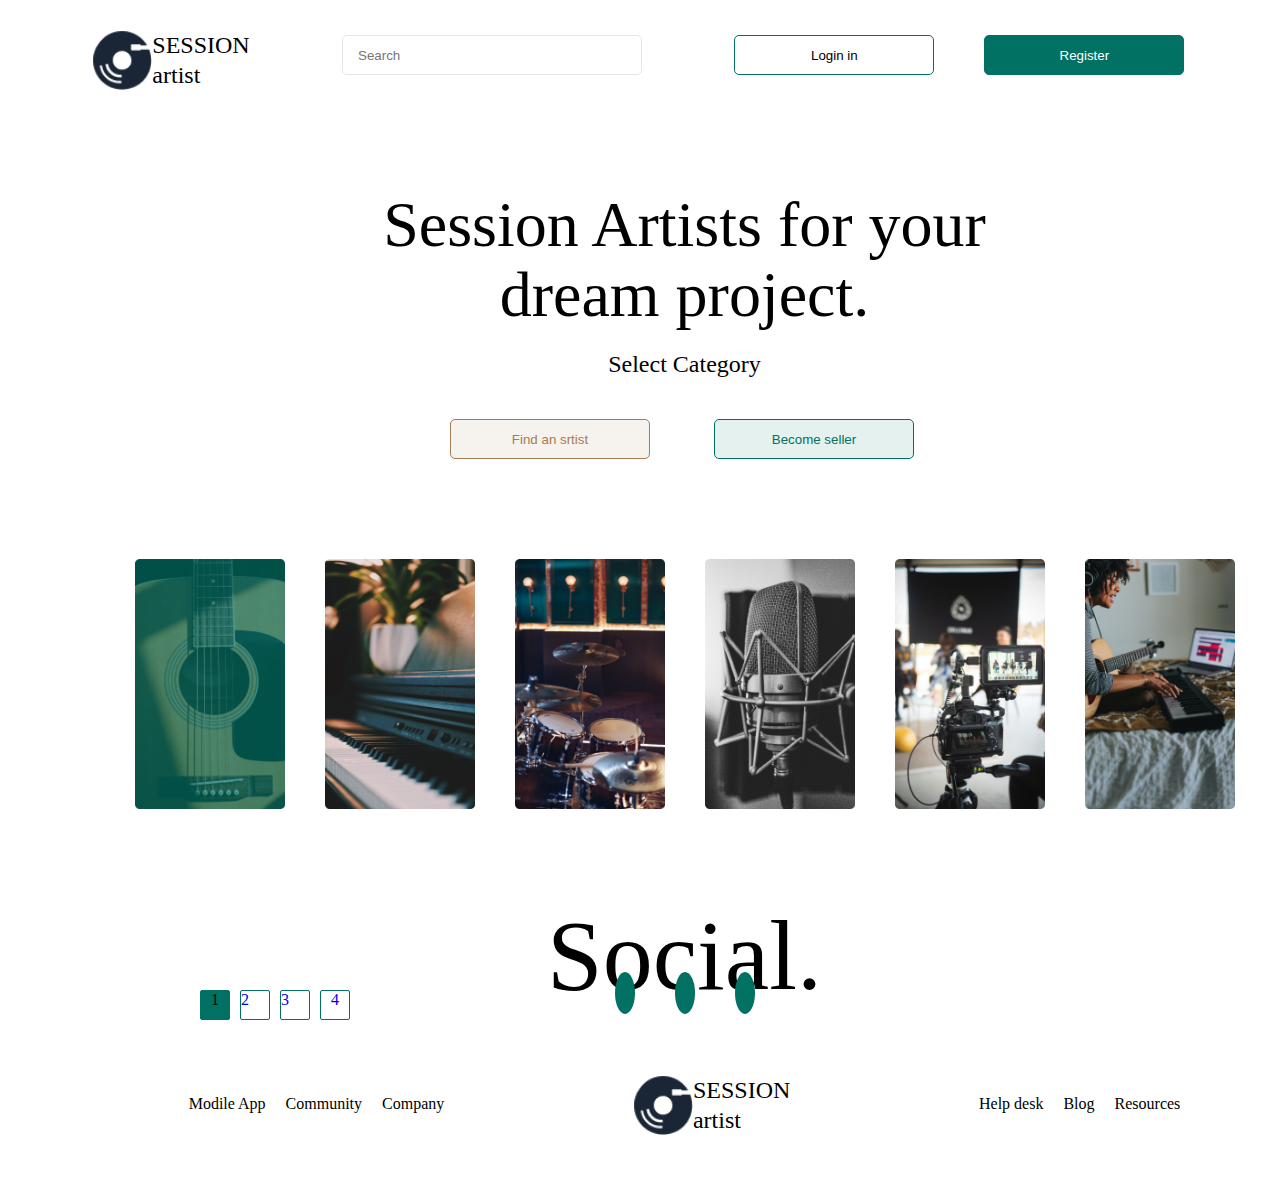
<file: figma_two/index.html>
<!DOCTYPE html>
<html lang="en">
<head>
    <meta charset="UTF-8">
    <meta http-equiv="X-UA-Compatible" content="IE=edge">
    <meta name="viewport" content="width=device-width, initial-scale=1.0">
    <title>figma</title>
    <link rel="stylesheet" href="style.css">
    <link rel="stylesheet" href="https://cdnjs.cloudflare.com/ajax/libs/font-awesome/6.1.2/css/all.min.css" integrity="sha512-1sCRPdkRXhBV2PBLUdRb4tMg1w2YPf37qatUFeS7zlBy7jJI8Lf4VHwWfZZfpXtYSLy85pkm9GaYVYMfw5BC1A==" crossorigin="anonymous" referrerpolicy="no-referrer" />
</head>
<body>
    <div class="container">
        <header>
            <span class="header_span_one">
                <i class="fa-solid fa-magnifying-glass search_i"></i>
            </span>
            <div class="div_img_header">
            <img src="./Vector.png " alt="">
            <h2>SESSION <br>
                artist</h2>
            </div>
            <input type="search" placeholder="Search" >
            <div class="media_button_none">
            <button>Login in</button>
            <button>Register</button>
            </div>
            <div class="div_span_header">
            <span class="header_span_two">🔞</span>
            </div>
        </header>
        <div class="session_artist_div">
            <h1>Session Artists for your <br>
                dream project.</h1>
                <h4>Select Category</h4>
            <div>
                <button> Find an srtist</button>
                <button> Become seller</button>
            </div>
        </div>
        <div class="img_display_div">
                <img id="img_one" src="./Rectangle 17 (1).png" alt="">
                <img id="img_two" src="./Rectangle 18.png" alt="">
                <img id="img_one" src="./Rectangle 19.png" alt="">
                <img id="img_two" src="./Rectangle 20.png" alt="">
                <img id="img_one" src="./Rectangle 21.png" alt="">
                <img id="img_two" src="./Rectangle 22.png" alt="">
        </div>
        <div class="social_div">
            <div>
            <h1 class="Social_h">Social.</h1>
            <i id="i_first" class="fa-brands fa-instagram"></i>
            <i class="fa-brands fa-facebook-f"></i>
            <i class="fa-brands fa-twitter"></i>
            </div>
            <div class="link_div">
                <div> 1</div>
                <div><a href="catalog.html"> 2</a></div>
                <div><a href="serviceprofile.html"> 3</a></div>
                <div><a href="serviceprofile.html">4</a></div>
            </div>
            <div class="footer_div">
            <ul class="ul_one">
                <li id="li_one">Modile App</li>
                <li>Community</li>
                <li>Company</li>
            </ul>
            <div class="img_div">
            <img id="img" src="./Vector.png " alt="">
            <h2 id="img_div_h">SESSION <br>
                artist</h2>
            </div>
            <ul class="ul_two">
                <li id="li_one">Help desk</li>
                <li>Blog </li>
                <li>Resources</li>
            </ul>
            </div>
        </div>
    </div>
</body>
</html>
</file>
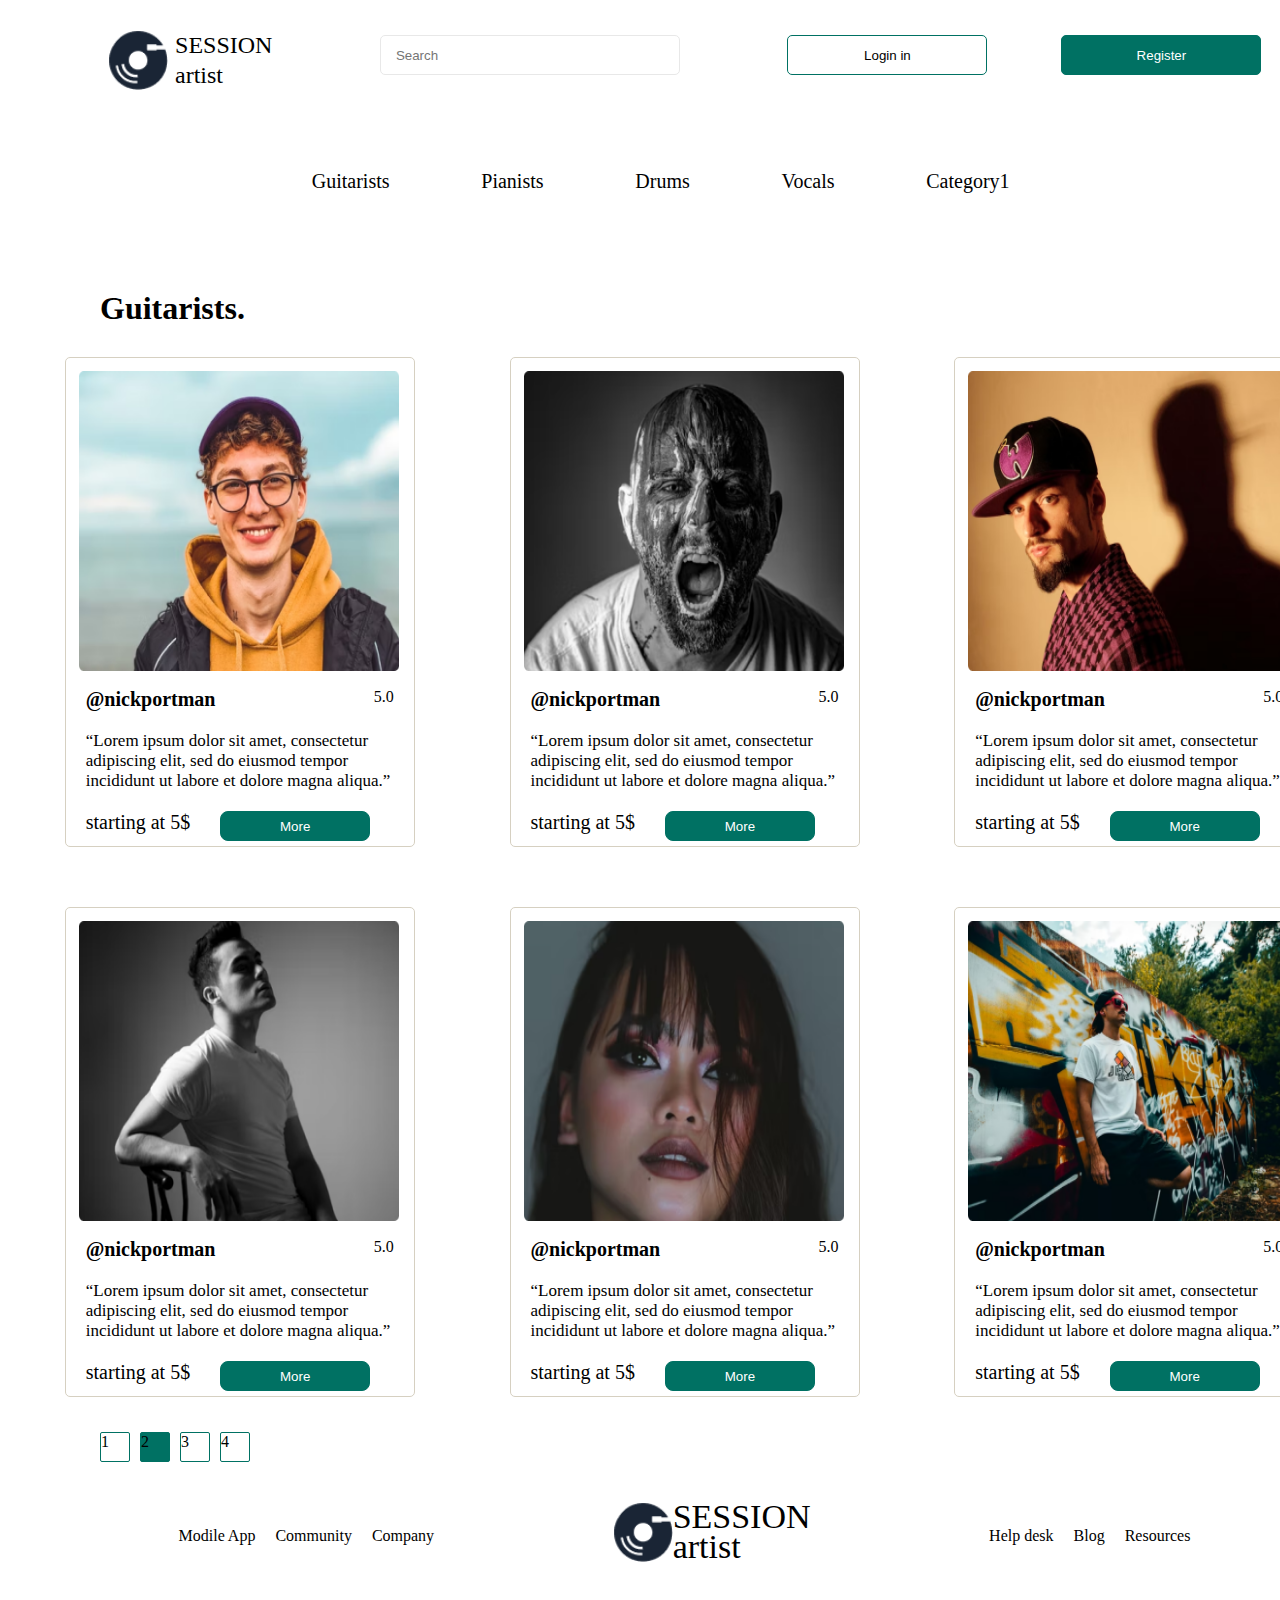
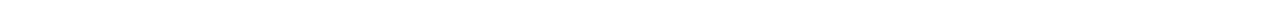
<file: figma_two/catalog.html>
<!DOCTYPE html>
<html lang="en">

<head>
    <meta charset="UTF-8">
    <meta http-equiv="X-UA-Compatible" content="IE=edge">
    <meta name="viewport" content="width=device-width, initial-scale=1.0">
    <title>Session Artist</title>
    <link rel="stylesheet" href="catalog.css">
    <link rel="stylesheet" href="https://cdnjs.cloudflare.com/ajax/libs/font-awesome/6.1.2/css/all.min.css"
        integrity="sha512-1sCRPdkRXhBV2PBLUdRb4tMg1w2YPf37qatUFeS7zlBy7jJI8Lf4VHwWfZZfpXtYSLy85pkm9GaYVYMfw5BC1A=="
        crossorigin="anonymous" referrerpolicy="no-referrer" />
</head>

<body>
    <div class="container">
        <header>
            <span>
                <i class="fa-solid fa-magnifying-glass search_i"></i>
            </span>
            <img src="./Vector.png " alt="">
            <h2>SESSION <br>
                artist</h2>
            <input type="search" placeholder="Search">
            <div class="media_btn">
            <button>Login in</button>
            <button>Register</button>
            </div>
            <span>😎</span>
        </header>
        <div class="menu_div">
            <ul>
                <li><a href="#">Guitarists</a></li>
                <li><a href="#">Pianists</a></li>
                <li><a href="#">Drums</a></li>
                <li><a href="#">Vocals</a></li>
                <li><a href="#">Category1</a></li>
            </ul>
        </div>
        <div style="margin-top: 100px;" class="Guitarists_div">
            <h1 style="margin-left: 100px;">Guitarists.</h1>
        </div>
        <div  class="cards_div_media">
                <div class="card_div card_divvvvv">
                    <img src="./Rectangle 8.png" alt="">
                    <div style="display: flex; justify-content: space-between;">
                        <h4><a href="#">@nickportman</a></h4>
                        <p class="card_div_p">5.0 <i class="fa-solid fa-star icon_card_div"></i></p>
                    </div>
                    <p class="card_div_p_two">“Lorem ipsum dolor sit amet, consectetur <br>
                        adipiscing elit, sed do eiusmod tempor <br>
                        incididunt ut labore et dolore magna aliqua.” </p>
                    <div class="card_div_btn">
                        <p>starting at 5$</p>
                        <button class="card_div_button">More</button>
                    </div>
                </div>
                <div class="card_div">
                    <img src="./Rectangle 8 (1).png" alt="">
                    <div style="display: flex; justify-content: space-between;">
                        <h4><a href="#">@nickportman</a></h4>
                        <p class="card_div_p">5.0 <i class="fa-solid fa-star icon_card_div"></i></p>
                    </div>
                    <p class="card_div_p_two">“Lorem ipsum dolor sit amet, consectetur <br>
                        adipiscing elit, sed do eiusmod tempor <br>
                        incididunt ut labore et dolore magna aliqua.” </p>
                    <div class="card_div_btn">
                        <p>starting at 5$</p>
                        <button class="card_div_button">More</button>
                    </div>
                </div>
                <div class="card_div card_divvvvv">
                    <img src="./Rectangle 8 (2).png" alt="">
                    <div style="display: flex; justify-content: space-between;">
                        <h4><a href="#">@nickportman</a></h4>
                        <p class="card_div_p">5.0 <i class="fa-solid fa-star icon_card_div"></i></p>
                    </div>
                    <p class="card_div_p_two">“Lorem ipsum dolor sit amet, consectetur <br>
                        adipiscing elit, sed do eiusmod tempor <br>
                        incididunt ut labore et dolore magna aliqua.” </p>
                    <div class="card_div_btn">
                        <p>starting at 5$</p>
                        <button class="card_div_button">More</button>
                    </div>
                </div>
                <div class="card_div">
                    <img src="./Rectangle 8 (3).png" alt="">
                    <div style="display: flex; justify-content: space-between;">
                        <h4><a href="#">@nickportman</a></h4>
                        <p class="card_div_p">5.0 <i class="fa-solid fa-star icon_card_div"></i></p>
                    </div>
                    <p class="card_div_p_two">“Lorem ipsum dolor sit amet, consectetur <br>
                        adipiscing elit, sed do eiusmod tempor <br>
                        incididunt ut labore et dolore magna aliqua.” </p>
                    <div class="card_div_btn">
                        <p>starting at 5$</p>
                        <button class="card_div_button">More</button>
                    </div>
                </div>
                <div class="card_div card_divvvvv">
                    <img src="./Rectangle 8 (4).png" alt="">
                    <div style="display: flex; justify-content: space-between;">
                        <h4><a href="#">@nickportman</a></h4>
                        <p class="card_div_p">5.0 <i class="fa-solid fa-star icon_card_div"></i></p>
                    </div>
                    <p class="card_div_p_two">“Lorem ipsum dolor sit amet, consectetur <br>
                        adipiscing elit, sed do eiusmod tempor <br>
                        incididunt ut labore et dolore magna aliqua.” </p>
                    <div class="card_div_btn">
                        <p>starting at 5$</p>
                        <button class="card_div_button">More</button>
                    </div>
                </div>
                <div class="card_div">
                    <img src="./Rectangle 8 (5).png" alt="">
                    <div style="display: flex; justify-content: space-between;">
                        <h4><a href="#">@nickportman</a></h4>
                        <p class="card_div_p">5.0 <i class="fa-solid fa-star icon_card_div"></i></p>
                    </div>
                    <p class="card_div_p_two">“Lorem ipsum dolor sit amet, consectetur <br>
                        adipiscing elit, sed do eiusmod tempor <br>
                        incididunt ut labore et dolore magna aliqua.” </p>
                    <div class="card_div_btn">
                        <p>starting at 5$</p>
                        <button class="card_div_button">More</button>
                    </div>
                </div>
        </div>
        <div class="link_div">
            <div><a href="index.html"><p>1</p></a></div>
            <div><p>2</p></div>
            <div><a href="serviceprofile.html"><p>3</p></a></div>
            <div><a href="serviceprofile.html"><p>4</p></a></div>
        </div>
        <div class="div_footer">
            <ul>
                <li>Modile App</li>
                <li>Community</li>
                <li>Company</li>
            </ul>
            <div style="display: flex;margin-top: -25px;">
                <img src="./Vector.png " alt="">
                <h2>SESSION <br>
                    artist</h2>
            </div>
            <ul>
                <li>Help desk</li>
                <li>Blog </li>
                <li>Resources</li>
            </ul>
        </div>
    </div>
</body>

</html>
</file>
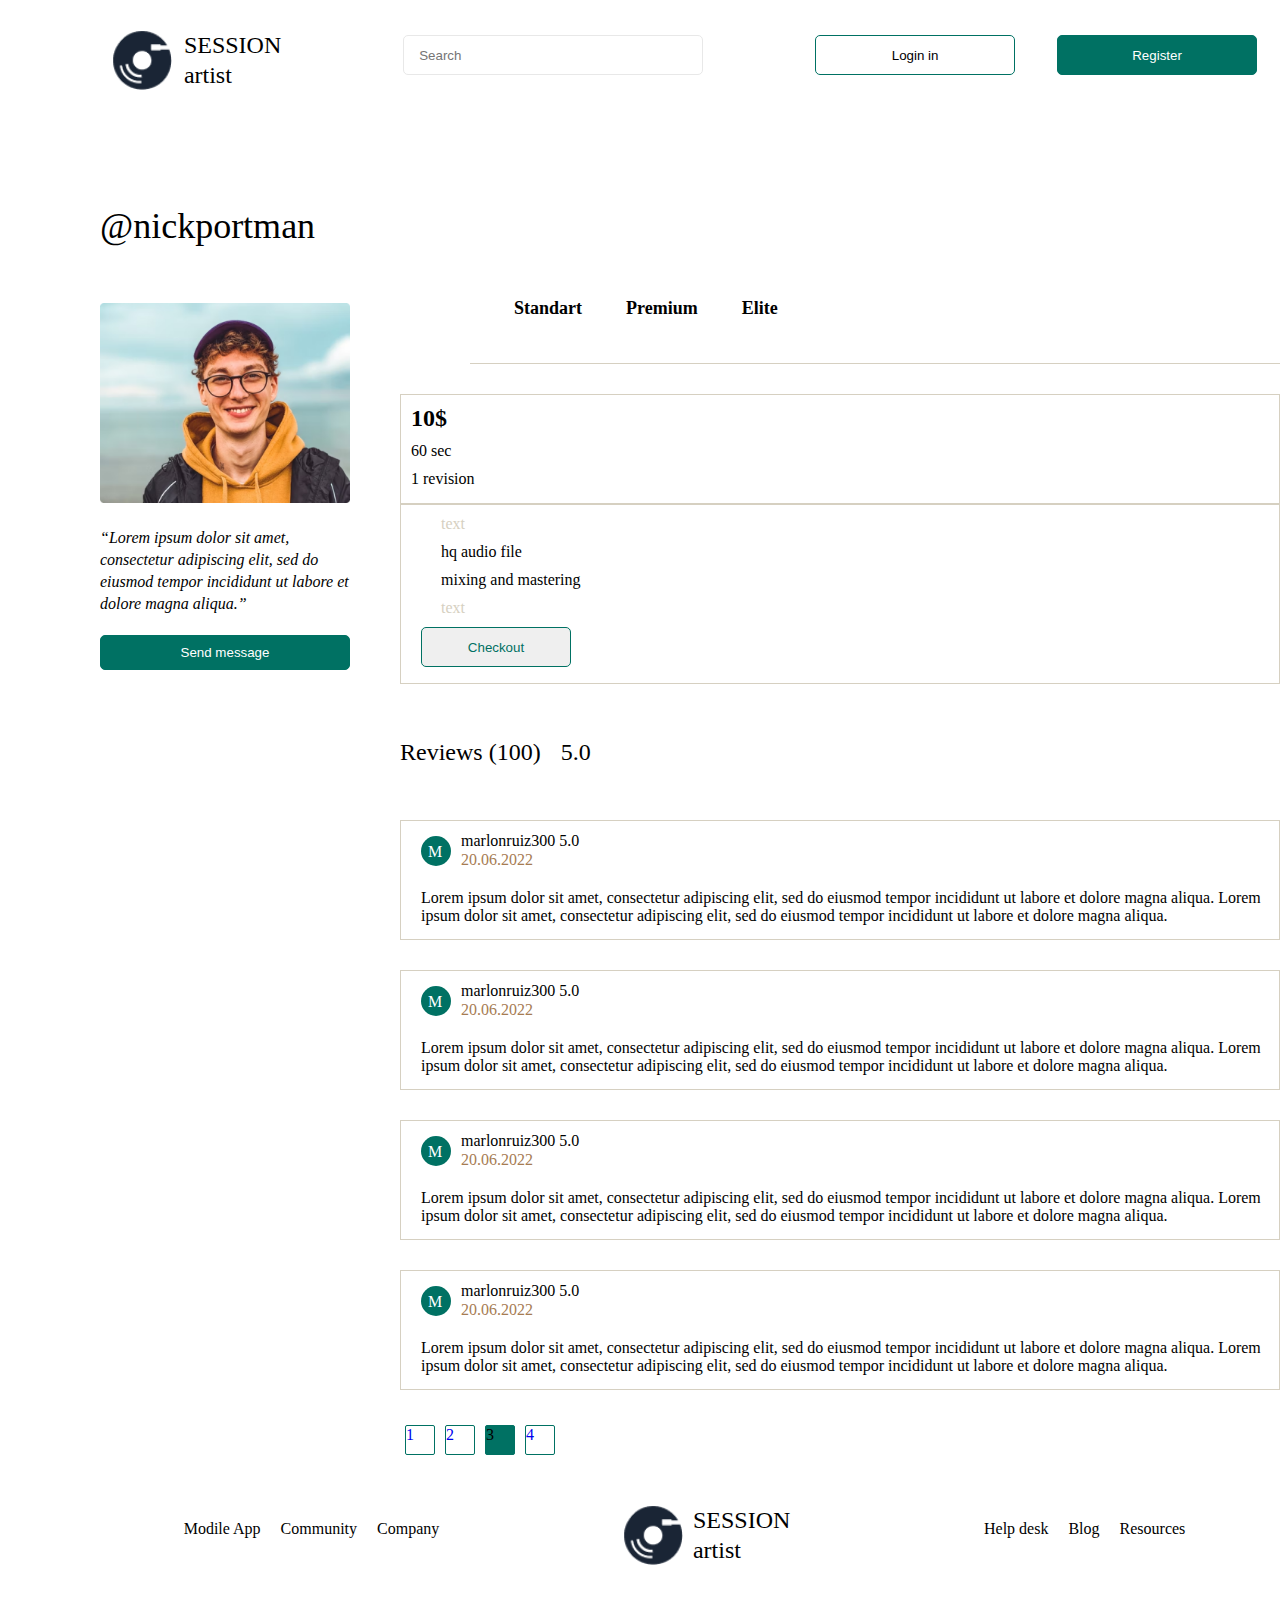
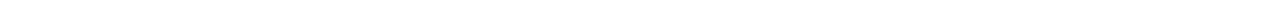
<file: figma_two/serviceprofile.html>
<!DOCTYPE html>
<html lang="en">

<head>
    <meta charset="UTF-8">
    <meta http-equiv="X-UA-Compatible" content="IE=edge">
    <meta name="viewport" content="width=device-width, initial-scale=1.0">
    <title>Document</title>
    <link rel="stylesheet" href="serviceprofile.css">
    <link rel="stylesheet" href="https://cdnjs.cloudflare.com/ajax/libs/font-awesome/6.1.2/css/all.min.css"
        integrity="sha512-1sCRPdkRXhBV2PBLUdRb4tMg1w2YPf37qatUFeS7zlBy7jJI8Lf4VHwWfZZfpXtYSLy85pkm9GaYVYMfw5BC1A=="
        crossorigin="anonymous" referrerpolicy="no-referrer" />
</head>

<body>
    <div class="container">
        <header>
            <img src="./Vector.png " alt="">
            <h2>SESSION <br>
                artist</h2>
            <input type="search" placeholder="Search">
            <button>Login in</button>
            <button>Register</button>
        </header>
        <div class="nickportman_div">
            <h1 class="nickportman_h">@nickportman</h1>
        </div>
        <div class="container_two">
            <div class="box">
                <img src="./Rectangle 8.png" alt="">
                <p>“Lorem ipsum dolor sit amet, consectetur adipiscing elit, sed do eiusmod tempor incididunt ut labore
                    et dolore magna aliqua.” </p>
                <button>Send message</button>
            </div>
            <div class="bbox">
                <div class="standart_div">
                    <h1>Standart</h1>
                    <h1>Premium</h1>
                    <h1>Elite</h1>
                </div>
                <div class="div_one">
                    <h2>10$</h2>
                    <p>60 sec</p>
                    <p>1 revision</p>
                </div>
                <div class="div_two">
                    <div class="div_text">
                        <i class="fa-solid fa-check"></i>
                        <p>text</p>
                    </div>
                    <div class="div_text_two">
                        <i class="fa-solid fa-check"></i>
                        <p>hq audio file</p>
                    </div>
                    <div class="div_text_two">
                        <i class="fa-solid fa-check"></i>
                        <p>mixing and mastering</p>
                    </div>
                    <div class="div_text">
                        <i class="fa-solid fa-check" ></i>
                        <p>text</p>
                    </div>
                    <button class="div_btn" >Checkout</button>
                </div>
                <div class="Reviews_div">
                    <h1>Reviews (100) </h1>
                    <p> 5.0</p>
                    <i class="fa-solid fa-star"></i>
                </div>
                <div>
                    <div class="content_div">
                        <div class="content_mini_div">
                            <div class="M_div" >
                                <p>M</p>
                            </div>
                            <div class="marlonruiz_div" >
                                <p>marlonruiz300 5.0<i class="fa-solid fa-star" ></i></p>
                                <p>20.06.2022</p>
                            </div>
                        </div>
                        <p class="lorem_p">Lorem ipsum dolor sit amet, consectetur adipiscing elit, sed do eiusmod tempor incididunt ut
                            labore et dolore magna aliqua. Lorem ipsum dolor sit amet, consectetur adipiscing elit, sed
                            do eiusmod tempor incididunt ut labore et dolore magna aliqua.</p>
                    </div>
                    <div class="content_div_two">
                        <div class="content_mini_div">
                            <div class="M_div">
                                <p>M</p>
                            </div>
                            <div class="marlonruiz_div">
                                <p>marlonruiz300 5.0<i class="fa-solid fa-star"></i></p>
                                <p >20.06.2022</p>
                            </div>
                        </div>
                        <p class="lorem_p">Lorem ipsum dolor sit amet, consectetur adipiscing elit, sed do eiusmod tempor incididunt ut
                            labore et dolore magna aliqua. Lorem ipsum dolor sit amet, consectetur adipiscing elit, sed
                            do eiusmod tempor incididunt ut labore et dolore magna aliqua.</p>
                    </div>
                    <div class="content_div_two">
                        <div class="content_mini_div">
                            <div class="M_div">
                                <p>M</p>
                            </div>
                            <div class="marlonruiz_div">
                                <p>marlonruiz300 5.0<i class="fa-solid fa-star"></i></p>
                                <p >20.06.2022</p>
                            </div>
                        </div>
                        <p class="lorem_p">Lorem ipsum dolor sit amet, consectetur adipiscing elit, sed do eiusmod tempor incididunt ut
                            labore et dolore magna aliqua. Lorem ipsum dolor sit amet, consectetur adipiscing elit, sed
                            do eiusmod tempor incididunt ut labore et dolore magna aliqua.</p>
                    </div>
                    <div class="content_div_two">
                        <div class="content_mini_div">
                            <div class="M_div">
                                <p>M</p>
                            </div>
                            <div class="marlonruiz_div">
                                <p>marlonruiz300 5.0<i class="fa-solid fa-star"></i></p>
                                <p >20.06.2022</p>
                            </div>
                        </div>
                        <p class="lorem_p">Lorem ipsum dolor sit amet, consectetur adipiscing elit, sed do eiusmod tempor incididunt ut
                            labore et dolore magna aliqua. Lorem ipsum dolor sit amet, consectetur adipiscing elit, sed
                            do eiusmod tempor incididunt ut labore et dolore magna aliqua.</p>
                    </div>
                    
                </div>
                <div class="link_div">
                <div><a href="index.html"> 1</a></div>
               <div><a href="catalog.html"> 2</a></div>
               <div>3</div>
               <div><a href="userprofile.html"> 4</a></div>
           </div>
            </div>
            
        </div>
        <div class="div_footer">
            <ul>
                <li>Modile App</li>
                <li>Community</li>
                <li>Company</li>
            </ul>
            <div class="session_artist_div">
            <img src="./Vector.png " alt="">
            <h2>SESSION <br>
                artist</h2>
            </div>
            <ul>
                <li>Help desk</li>
                <li>Blog </li>
                <li>Resources</li>
            </ul>
            </div>
    </div>
</body>

</html>
</file>
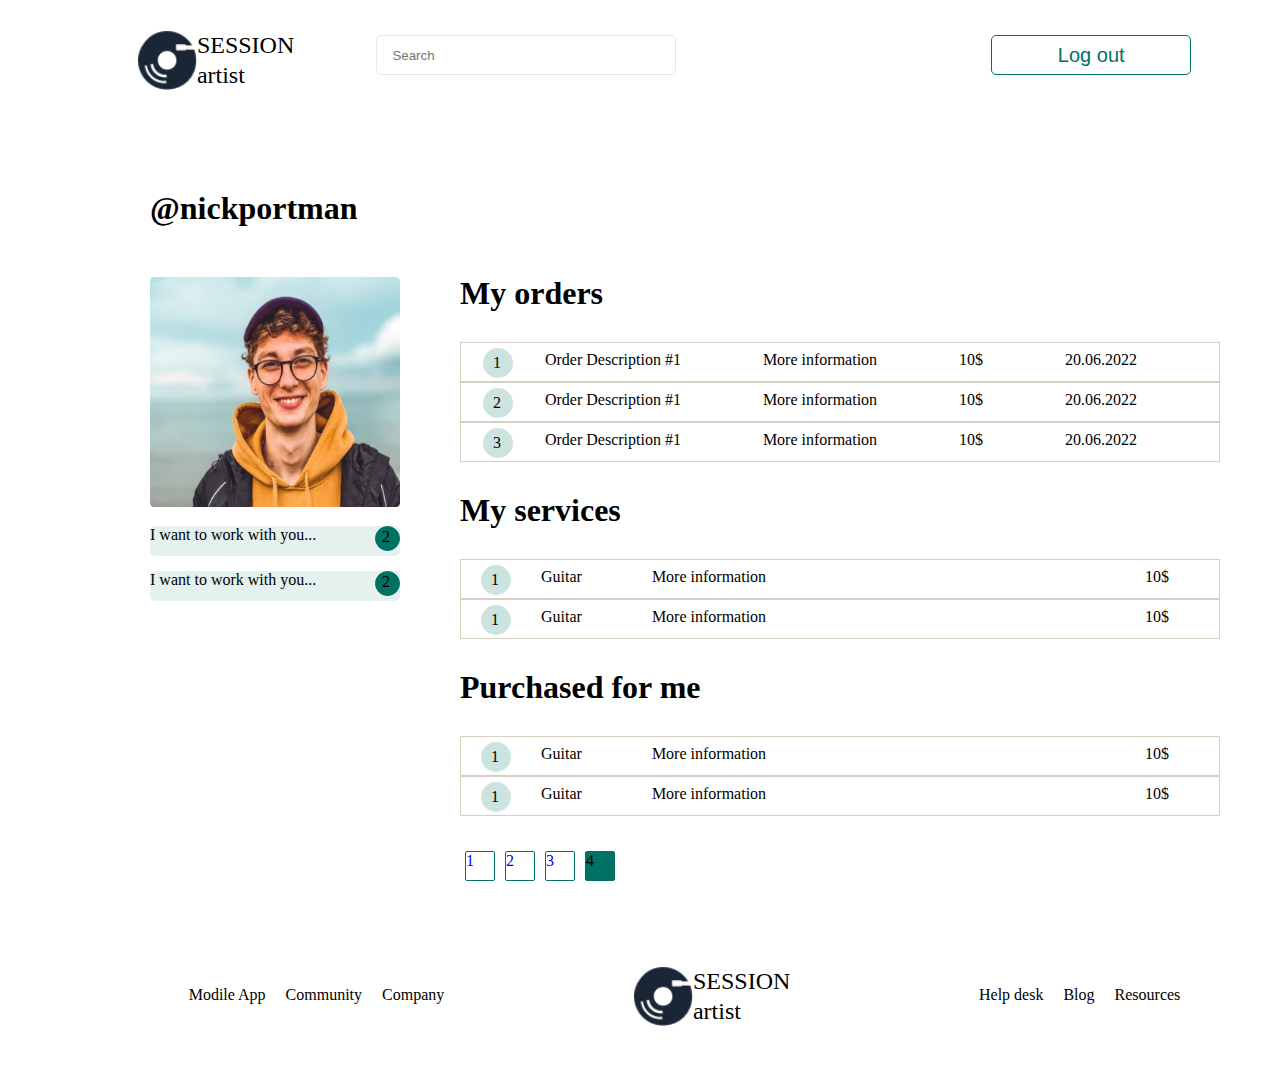
<file: figma_two/userprofile.html>
<!DOCTYPE html>
<html lang="en">

<head>
    <meta charset="UTF-8">
    <meta http-equiv="X-UA-Compatible" content="IE=edge">
    <meta name="viewport" content="width=device-width, initial-scale=1.0">
    <title>Document</title>
    <link rel="stylesheet" href="userprofile.css">
    <link rel="stylesheet" href="https://cdnjs.cloudflare.com/ajax/libs/font-awesome/6.1.2/css/all.min.css" integrity="sha512-1sCRPdkRXhBV2PBLUdRb4tMg1w2YPf37qatUFeS7zlBy7jJI8Lf4VHwWfZZfpXtYSLy85pkm9GaYVYMfw5BC1A==" crossorigin="anonymous" referrerpolicy="no-referrer" />
</head>

<body>
    <div class="container">
        <header>
            <img src="./Vector.png " alt="">
            <h2>SESSION <br>
                artist</h2>
            <input type="search" placeholder="Search">
            <button>Log out</button>
        </header>
        <div class="box">
            <div class="box_div_first_child">
                <h1>@nickportman</h1>
            </div>
            <div class="bbox">
                <div class="card_div">
                    <img src="./Rectangle 8.png" alt="">
                    <div class="div_image_bottom">
                        <div>I want to work with you...</div>
                        <div class="div_image_bottom_mini">
                            <p>2</p>
                        </div>
                    </div>
                    <div class="div_image_bottom" >
                        <div>I want to work with you...</div>
                        <div class="div_image_bottom_mini" >
                            <p>2</p>
                        </div>
                    </div>
                </div>
                <div class="box_mini">
                    <h1 class="my_orders_h">My orders</h1>
                    <div class="div_myorders_bottom" >
                        <div>
                            <p>1</p>
                        </div>
                        <p class="div_myorders_p">Order Description #1</p>
                        <p class="div_myorders_p_two" >More information</p>
                        <p class="div_myorders_p_two">10$</p>
                        <p class="div_myorders_p_two">20.06.2022</p>
                    </div>
                    <div class="div_myorders_bottom_two" >
                        <div>
                            <p>2</p>
                        </div>
                        <p class="div_myorders_p">Order Description #1</p>
                        <p class="div_myorders_p_two" >More information</p>
                        <p class="div_myorders_p_two">10$</p>
                        <p class="div_myorders_p_two">20.06.2022</p>
                    </div>
                    <div class="div_myorders_bottom_two" >
                        <div>
                            <p>3</p>
                        </div>
                        <p class="div_myorders_p">Order Description #1</p>
                        <p class="div_myorders_p_two" >More information</p>
                        <p class="div_myorders_p_two">10$</p>
                        <p class="div_myorders_p_two">20.06.2022</p>
                    </div>
                    <h1 class="my_services_h">My services</h1>
                    <div class="div_myservices_bottom">
                        <div>
                            <p>1</p>
                        </div>
                        <p class="guitar_p" >Guitar</p>
                        <p class="guitar_p_two" >More information</p>
                        <p class="guitar_p_three" >10$</p>
                    </div>
                    <div class="div_myservices_bottom_two">
                        <div>
                            <p>1</p>
                        </div>
                        <p class="guitar_p" >Guitar</p>
                        <p class="guitar_p_two" >More information</p>
                        <p class="guitar_p_three" >10$</p>
                    </div>
                    <h1 class="Purchased_h" >Purchased for me</h1>
                    <div class="div_myservices_bottom">
                        <div>
                            <p>1</p>
                        </div>
                        <p class="guitar_p" >Guitar</p>
                        <p class="guitar_p_two" >More information</p>
                        <p class="guitar_p_three" >10$</p>
                    </div>
                    <div class="div_myservices_bottom_two">
                        <div>
                            <p>1</p>
                        </div>
                        <p class="guitar_p" >Guitar</p>
                        <p class="guitar_p_two" >More information</p>
                        <p class="guitar_p_three" >10$</p>
                    </div>
                    <div class="link_div">
                    <div><a href="index.html"> 1</a></div>
                   <div><a href="catalog.html"> 2</a></div>
                   <div><a href="serviceprofile.html">3</a></div>
                   <div> 4</div>
               </div>
                </div>
                
            </div>
        </div>
        <div class="div_footer">
            <ul>
                <li>Modile App</li>
                <li>Community</li>
                <li>Company</li>
            </ul>
            <div>
            <img src="./Vector.png " alt="">
            <h2>SESSION <br>
                artist</h2>
            </div>
            <ul>
                <li>Help desk</li>
                <li>Blog </li>
                <li>Resources</li>
            </ul>
            </div>
    </div>
</body>

</html>
</file>
<file: figma_two/style.css>
* {
    margin: 0;
    padding: 0;
    box-sizing: border-box;
}

.container {
    width: 1369px;
    margin: 0 auto;
}

header {
    display: flex;
    justify-content: space-evenly;
}

header img {
    width: 60px;
    height: 60px;
    margin-top: 30px;
}

header h2 {
    font-family: 'Oswald';
    font-style: normal;
    font-weight: 400;
    font-size: 24px;
    line-height: 30px;
    color: #000000;
    margin-left: 0px;
    margin-top: 30px;
}

header div{
    display: flex;
}

header input {
    border: 1px solid #E8E8E8;
    border-radius: 5px;
    width: 300px;
    height: 40px;
    margin-top: 35px;
}


header span{
    display: none;
}

header input::placeholder{
    padding-left: 15px;
}

header button {
    border: 1px solid #007163;
    border-radius: 5px;
    width: 200px;
    height: 40px;
    background: #fff;
    margin-top: 35px;
}

header button:last-child {
    background: #007163;
    border-radius: 5px;
    color: #fff;
    margin-left: 50px;
}

.session_artist_div h1 {
    font-family: 'Oswald';
    font-style: normal;
    font-weight: 400;
    font-size: 64px;
    line-height: 70px;
    text-align: center;
    color: #000000;
    margin-top: 100px;
}

.session_artist_div h4 {
    font-family: 'Inter';
    font-style: normal;
    font-weight: 500;
    font-size: 24px;
    line-height: 29px;
    color: #000000;
    text-align: center;
    margin-top: 20px;
}

.session_artist_div button {
    background: rgba(166, 124, 82, 0.1);
    border: 1px solid #A67C52;
    color: #A67C52;
    border-radius: 5px;
    margin: 0 auto;
    width: 200px;
    height: 40px;
    margin: 0 30px;
    margin-top: 40px;
}

.session_artist_div button:first-child {
    margin-left: 450px;
}

.session_artist_div button:last-child {
    background: rgba(0, 113, 99, 0.1);
    border: 1px solid #007163;
    border-radius: 5px;
    color: #007163;
}

.img_display_div{
    display: flex;
    justify-content: center;
    flex-wrap: wrap;
}
.img_display_div img{
    width: 150px;
    height: 250px;
    margin:20px;
    margin-top: 100px;
}

.Social_h 
{
    font-family: 'Oswald';
font-style: normal;
font-weight: 400;
font-size: 100px;
line-height: 53px;
color: #000000;
}
.social_div div:first-child{
    text-align: center;
    margin-top: 100px;
}
.social_div i{
    background: #007163;
    margin: 20px;
    border-radius: 50%;
    width: 40px;
    height: 40px;
    font-size: 20px;
    padding: 10px;
    color: #fff;
    margin-bottom: 100px;
    margin-top: 50px;
}
.social_div div:last-child{
    display: flex;
    justify-content: space-evenly;
    height: 100px;
}
.social_div ul{
    display: flex;
}
.social_div li{
    list-style: none;
    margin: 0 10px;
}
.social_div div:nth-child(2){
    display: flex;
    margin-top: -20px;
}
.social_div div:nth-child(2) h2{
    font-family: 'Oswald';
    font-style: normal;
    font-weight: 400;
    font-size: 24px;
    line-height: 30px;
    color: #000000;
}
.social_div div:nth-child(2) img{
    width: 60px;
    height: 60px;
}
.link_div{
    width: 1369px;
    height: 60px;
    display: flex;
}

.link_div div:first-child{
background: #007163;
border: 1px solid #007163;
border-radius: 2px;
    width: 30px;
    height: 30px;
    margin: 5px;
    margin-left: 200px;
}
.link_div div:nth-child(2){

border: 1px solid #007163;
border-radius: 2px;
width: 30px;
height: 30px;
margin: 5px;
}
.link_div div:nth-child(3){

    border: 1px solid #007163;
    border-radius: 2px;
    width: 30px;
    height: 30px;
    margin: 5px;
}
.link_div div:last-child{
    border: 1px solid #007163;
border-radius: 2px;
width: 30px;
height: 30px;
margin: 5px;
}
a{
    text-decoration: none;
}

.footer_div{
    margin-top: 50px;
}


/*
    ///
    RESPONSIVE 
    ///
*/

@media screen and (max-width: 700px) {
    .img_display_div{
        display: grid;
        grid-template-columns: repeat(3 , 1fr);
        grid-template-rows: repeat(2, 1fr);
        justify-content: center;
        align-items: center;
        grid-gap: 10px;
        margin: 0 auto;
    }
    .img_display_div img{
        width: 350px;
        height: 500px;
        margin: 50px;
    }
    .session_artist_div button{
        width: 300px;
        height: 60px;
        font-size: 30px;
        margin-top: 100px;
    }
    .session_artist_div button:first-child{
        margin-left: 350px;
    }
    .session_artist_div h1{
        font-size: 80px;
    line-height: 100px;
    }
    .session_artist_div h4{
        font-size: 50px;
    }
    header input{
        width: 350px;
        height: 60px;
        font-size: 20px;
    }
    header img{
        width: 100px;
        height: 100px;
    }
    header h2{
        font-size: 40px;
        margin-left: 10px;
        margin-top: 50px;
    }
    header div{
        display: flex;
    }
    header button{
        width: 200px;
        height: 60px;
        font-size: 20px;
    }
    .Social_h{
        font-size: 100px;
    }
    .social_div i{
        font-size: 50px;
        width: 80px;
        height: 80px;
        padding: 15px;
        margin-top: 80px;
    }
    .link_div div:first-child{
        width: 40px;
        height: 60px;
        font-size: 30px;
        padding-top: 10px;
    }
    .link_div div:nth-child(2){
        width: 40px;
        height: 60px;
        font-size: 30px;
        padding-top: 10px;
        padding-left: 10px;
    }
    .link_div div:nth-child(3){
        width: 40px;
        height: 60px;
        font-size: 30px;
        padding-top: 10px;
        padding-left: 10px;
    }
    .link_div div:nth-child(4){
        width: 40px;
        height: 60px;
        font-size: 30px;
        padding-top: 10px;
    }
    .footer_div{
        margin-top: 100px;
    }
    .footer_div li{
        font-size: 20px;
    }
    .footer_div img{
        width: 100px;
        height: 100px;
    }
}
@media screen and (max-width: 333px) {
    .media_button_none{
        display: none;
    }
    header{
        justify-content: space-around;
    }
    header span{
        display: block;
        font-size: 70px;
        margin-top: 40px;
    }
    header input{
        display: none;
    }
    header img{
        width: 120px;
        height: 120px;
        margin-top: 40px;
    }
    header h2{
        font-size: 70px;
        line-height: 50px;
    }
    .header_span_one{
        margin-top: 60px;
        font-size: 80px;
        font-weight: 1px;
    }
    .img_display_div{
        display: grid;
        grid-template-columns: repeat(2 , 1fr);
        grid-template-rows: repeat(3, 1fr);
        justify-content: center;
        align-items: center;
        grid-gap: 10px;
        margin: 0 auto;
    }
    .div_span_header{
        position: relative;
    }
    .header_span_two{
        position: absolute;
        left: -150px;
    }
    #img_one{
        margin-left: 120px;
    }
    #img_two{
        margin-left: 10px;
    }
    .img_display_div img{
        width: 450px;
        height: 700px;
    }
    .session_artist_div h1{
        font-size: 100px;
        line-height: 150px;
    }
    .session_artist_div h4{
        font-size: 75px;
        margin-top: 50px;
    }
    .session_artist_div button{
        width: 450px;
        height: 150px;
        font-size: 50px;
    }
    .session_artist_div div{
        display: flex;
    }
    .session_artist_div button:first-child{
        margin-left: 120px;
    }
    .session_artist_div button:nth-child(2){
        margin-left: 100px;
    }
    .social_div i{
        width: 100px;
        height: 100px;
        font-size: 60px;
        padding: 20px;
    }
    .link_div div:first-child{
        width: 80px;
        height: 120px;
        font-size: 80px;
    }
    .link_div div:nth-child(2){
        width: 80px;
        height: 120px;
        font-size: 80px;
    }
    .link_div div:nth-child(3){
        width: 80px;
        height: 120px;
        font-size: 80px;
    }
    .link_div div:nth-child(4){
        width: 80px;
        height: 120px;
        font-size: 80px;
    }
    .footer_div{
        flex-direction: column;
    }
    .ul_one{
        margin: 0 auto;
    }
    .ul_one li{
        margin: 40px;
        font-size: 60px;
        margin-top: 500px;
    }
    .img_div{
        margin: 0 auto;
    }
    #img{
        width: 180px;
        height: 180px;
        margin-top: 100px;
    }
    #img_div_h{
        font-size: 100px;
        margin-top: 100px;
        line-height: 80px;
    }
    .ul_two{
        margin: 0 auto;
    }
    .ul_two li{
        margin: 40px;
        font-size: 60px;
        margin-top: 100px;
    }
    @media screen and (max-width:281px) {
        header{
            justify-content: space-evenly;            
        }
        .div_img_header{
            position: relative;
        }
        .header_span_one{
            position: relative;
        }
        .search_i{
            position: absolute;
            left: -100px;
        }
        .div_img_header h2{
            line-height: 70px;
            margin-top: 30px;
        }
        header img{
            position: absolute;
            left: -110px;
        }
        .session_artist_div h1{
            font-size: 80px;
            margin-left: -150px;
        }
        .session_artist_div h4{
            font-size: 60px;
            margin-left: -150px;
        }
        .session_artist_div button{
            width: 400px;
            height: 100px;
        }
        .img_display_div  img{
            width: 400px;
        }
        #img_two{
            margin-left: -40px;
        }
        .Social_h {
            margin-left: -150px;
        }
        #i_first{
            margin-left: -150px;
        }
        .ul_one li{
            font-size: 40px;
        }
        .ul_two li{
            font-size: 40px;
        }
        #li_one{
            margin-left: -100px;
        }
        #img{
            margin-left: -100px;
        }
    }
}
</file>
<file: figma_two/catalog.css>
* {
    margin: 0;
    padding: 0;
    box-sizing: border-box;
}

.container {
    width: 1369px;
    margin: 0 auto;
}

header {
    display: flex;
    justify-content: space-evenly;
}

header img {
    width: 60px;
    height: 60px;
    margin-top: 30px;
}

header span{
    display: none;
}
header h2 {
    font-family: 'Oswald';
    font-style: normal;
    font-weight: 400;
    font-size: 24px;
    line-height: 30px;
    color: #000000;
    margin-left: -100px;
    margin-top: 30px;
}

header input {
    border: 1px solid #E8E8E8;
    border-radius: 5px;
    width: 300px;
    height: 40px;
    margin-top: 35px;
}

header input::placeholder {
    padding-left: 15px;
}

header button {
    border: 1px solid #007163;
    border-radius: 5px;
    width: 200px;
    height: 40px;
    background: #fff;
    margin-top: 35px;
}

header button:last-child {
    background: #007163;
    border-radius: 5px;
    color: #fff;
    margin-left: 70px;
}

.menu_div {
    width: 60%;
    height: 50px;
    margin-top: 50px;
    margin-left: 250px;
}

.menu_div ul {
    display: flex;
    justify-content: space-evenly;
}

a {
    text-decoration: none;
    color: #000000;
}

.menu_div li {
    list-style-type: none;
    font-size: 20px;
    margin: 30px;
}

.card_div {
    width: 350px;
    height: 490px;
    border: 1px solid #D6D0C1;
    border-radius: 5px;
    margin: 30px;
}

.card_div img {
    width: 320px;
    height: 300px;
    margin: 13px;
}

.card_div div:first-child {
    border-bottom: 1px solid #D6D0C1;
}

.icon_card_div{
    color: yellow;
    margin-right: 20px;
}

.card_div h4{
    margin-left: 20px;
    font-size: 20px;
}

.card_div_button{
    border: none;
    background: #007163;
    border: 1px solid #007163;
    border-radius: 8px;
    width: 150px;
    height: 30px;
    color: #fff;
    margin-left: 30px;
}

.link_div {
    height: 100px;
    display: flex;
}

.link_div div:first-child {
    border: 1px solid #007163;
    border-radius: 2px;
    width: 30px;
    height: 30px;
    margin: 5px;
    margin-left: 100px;
}

.link_div div:nth-child(2) {
    background: #007163;
    border: 1px solid #007163;
    border-radius: 2px;
    width: 30px;
    height: 30px;
    margin: 5px;
}

.link_div div:nth-child(3) {
    border: 1px solid #007163;
    border-radius: 2px;
    width: 30px;
    height: 30px;
    margin: 5px;
}

.link_div div:last-child {
    border: 1px solid #007163;
    border-radius: 2px;
    width: 30px;
    height: 30px;
    margin: 5px;
}

.div_footer {
    display: flex;
    justify-content: space-evenly;
    height: 100px;
}

.div_footer ul {
    display: flex;
}

.div_footer li {
    list-style-type: none;
    margin: 0 10px;
}

.div_footer div:nth-child(1) {
    display: flex;
    margin-top: -20px;
}

.div_footer h2 {
    font-family: 'Oswald';
    font-style: normal;
    font-weight: 400;
    font-size: 34px;
    line-height: 30px;
    color: #000000;
}

.div_footer img {
    width: 60px;
    height: 60px;
}

.cards_div_media{
    display: flex;
    justify-content: space-evenly;
    flex-wrap: wrap;
}

.card_div_p_two{
    margin-top: 20px; 
    font-size: 17px; 
    margin-left: 20px;
}
.card_div_btn{
    display: flex; margin-top: 20px;
}
.card_div_btn p{
    margin-left: 20px; 
    font-size: 20px;
}
@media screen and (max-width: 700px) {
    .menu_div li{
        font-size: 30px;
    }
    header input{
        width: 300px;
        height: 50px;
        font-size: 25px;
    }
    header button {
        width: 200px;
        height: 50px;
        font-size: 20   px;
    }
    header img{
        width: 80px;
        height: 80px;
    }
    header h2{
        font-size: 30px;
        margin-top: 40px;
    }
    .Guitarists_div h1{
        font-size: 60px;
        font-weight: 10px;
    }
    .cards_div_media{
        display: grid;
        grid-template-columns: repeat(2 , 1fr);
        grid-template-rows: repeat(3, 1fr);
        justify-content: space-evenly;
        align-items: center;
        grid-gap: 10px;
        margin: 0 auto;
    }
    .card_div{
        width: 500px;
        height: 700px;
    }
    .card_divvvvv{
        margin-left: 150px;
    }
    .cards_div_media img{
        width: 94%;
        height: 450px;
    }
    .card_div h4{
        font-size: 35px;
    }
    .card_div_p{
        font-size: 40px;
    }
    .card_div_p_two{
        font-size: 20px;
    }
    .card_div_btn p{
        font-size: 35px;
    }
    .card_div_button{
        width: 200px;
        height: 50px;
    }
    .link_div div:first-child{
        width: 40px;
        height: 50px;
        margin-left: 200px;
        font-size: 30px;
        padding: 5px 0 0 10px;
    }
    .link_div div:nth-child(2){
        width: 40px;
        height: 50px;
        font-size: 30px;
        padding: 5px 0 0 10px;
    }
    .link_div div:nth-child(3){
        width: 40px;
        height: 50px;
        font-size: 30px;
        padding: 5px 0 0 10px;
    }
    .link_div div:nth-child(4){
        width: 40px;
        height: 50px;
        font-size: 30px;
        padding: 5px 0 0 10px;
    }
    .div_footer{
        margin-top: 100px;
    }
    .div_footer li{
        font-size: 20px;
    }
    .div_footer img{
        width: 80px;
        height: 80px;
    }
    .div_footer h2{
        margin-top: 10px;
    }
}
@media screen and (max-width:320px) {
    
}
</file>
<file: figma_two/serviceprofile.css>
* {
    margin: 0;
    padding: 0;
    box-sizing: border-box;
}

.container {
    width: 1369px;
    margin: 0 auto;
}

header {
    display: flex;
    justify-content: space-evenly;
}

header img {
    width: 60px;
    height: 60px;
    margin-top: 30px;
}

header h2 {
    font-family: 'Oswald';
    font-style: normal;
    font-weight: 400;
    font-size: 24px;
    line-height: 30px;
    color: #000000;
    margin-left: -100px;
    margin-top: 30px;
}

header input {
    border: 1px solid #E8E8E8;
    border-radius: 5px;
    width: 300px;
    height: 40px;
    margin-top: 35px;
}

header input::placeholder {
    padding-left: 15px;
}

header button {
    border: 1px solid #007163;
    border-radius: 5px;
    width: 200px;
    height: 40px;
    background: #fff;
    margin-top: 35px;
}

header button:last-child {
    background: #007163;
    border-radius: 5px;
    color: #fff;
    margin-left: -70px;
}

.box {
    width: 250px;
    height: 400px;
    margin-left: 100px;
    margin-top: 50px;
}

.box img {
    width: 250px;
}

.box p {
    font-family: 'Inter';
    font-style: italic;
    font-weight: 400;
    font-size: 16px;
    line-height: 22px;
    color: #000000;
    margin-top: 20px;
}

.box button {
    background: #007163;
    border: 1px solid #007163;
    border-radius: 5px;
    width: 250px;
    height: 35px;
    margin-top: 20px;
    color: #fff;
}

.standart_div h1 {
    font-family: 'Inter';
    font-style: normal;
    font-weight: 600;
    font-size: 18px;
    line-height: 22px;
    color: #000000;
    margin: 44px 0px 44px 44px;
}

.standart_div {
    border-bottom: 1px solid #D6D0C1;
    width: 810px;
    margin-left: 70px;
    display: flex;
}

.bbox {
    margin-left: 50px;
}

.div_one {
    border: 1px solid #D6D0C1;
    height: 110px;
    margin-top: 30px;
    width: 880px;
}

.div_one p,
h2 {
    margin: 10px;
}

.div_two {
    border: 1px solid #D6D0C1;
    width: 880px;
    height: 180px;
}

.div_two button {
    width: 150px;
    height: 40px;
    border: 1px solid #007163;
    border-radius: 5px;
    margin-left: 20px;
    color: #007163;
}

.div_two i {
    margin-left: 20px;
}

.link_div {
    height: 100px;
    display: flex;
    margin-top: 30px;
}

.link_div div:first-child {
    border: 1px solid #007163;
    border-radius: 2px;
    width: 30px;
    height: 30px;
    margin: 5px;
}

.link_div div:nth-child(2) {
    border: 1px solid #007163;
    border-radius: 2px;
    width: 30px;
    height: 30px;
    margin: 5px;
}

.link_div div:nth-child(3) {
    border: 1px solid #007163;
    border-radius: 2px;
    width: 30px;
    height: 30px;
    margin: 5px;
    background: #007163;
}

.link_div div:last-child {
    border: 1px solid #007163;
    border-radius: 2px;
    width: 30px;
    height: 30px;
    margin: 5px;
}

a {
    text-decoration: none;
}

.div_footer {
    display: flex;
    justify-content: space-evenly;
    height: 100px;
}

.div_footer ul {
    display: flex;
}

.div_footer li {
    list-style: none;
    margin: 0 10px;
}

.div_footer div:nth-child(1) {
    display: flex;
    margin-top: -20px;
}

.div_footer h2 {
    font-family: 'Oswald';
    font-style: normal;
    font-weight: 400;
    font-size: 24px;
    line-height: 30px;
    color: #000000;
}

.div_footer img {
    width: 60px;
    height: 60px;
    margin-top: 10px;
}

.session_artist_div {
    display: flex;
    margin-top: -25px;
}

.nickportman_h {
    margin-left: 100px;
    margin-top: 100px;
    font-family: 'Oswald';
    font-style: normal;
    font-weight: 400;
    font-size: 36px;
    line-height: 53px;
    color: #000000;
}

.container_two {
    display: flex;
}

.div_text {
    display: flex;
    margin-top: 10px;
}

.div_text i {
    color: #D6D0C1;
}

.div_text p {
    margin-left: 20px;
    color: #D6D0C1;
}

.div_text_two {
    display: flex;
    margin-top: 10px;
}

.div_text_two p {
    margin-left: 20px;
}

.div_btn {
    margin-top: 10px;
}

.Reviews_div {
    display: flex;
    margin-top: 50px;
}

.Reviews_div h1 {
    font-family: 'Oswald';
    font-style: normal;
    font-weight: 400;
    font-size: 24px;
    line-height: 36px;
    color: #000000;
}

.Reviews_div p {
    font-family: 'Oswald';
    font-style: normal;
    font-weight: 400;
    font-size: 24px;
    line-height: 36px;
    color: #000000;
    margin-left: 20px;
}

.Reviews_div i {
    color: #FFC107;
    font-size: 20px;
    margin-top: 7px;
}

.content_div {
    margin-top: 50px;
    border: 1px solid #D6D0C1;
    height: 120px;
    width: 880px;
}

.content_mini_div {
    display: flex;
    margin-top: 15px;
    margin-left: 20px;
}

.M_div {
    background: #007163;
    width: 30px;
    height: 30px;
    border-radius: 50%;
    color: #fff;
}

.M_div p {
    margin: 7px;
}

.marlonruiz_div {
    margin-left: 10px;
    margin-top: -6px;
}

.marlonruiz_div p:first-child {
    font-family: 'Inter';
    font-style: normal;
    font-weight: 400;
    font-size: 16px;
    line-height: 19px;
    color: #000000;
}

.marlonruiz_div i {
    color: #FFC107;
    font-size: 20px;
}

.marlonruiz_div p:last-child {
    font-family: 'Inter';
    font-style: normal;
    font-weight: 400;
    font-size: 16px;
    line-height: 19px;
    color: #A67C52;
}

.lorem_p {
    margin-top: 20px;
    margin-left: 20px;
}

.content_div_two {
    margin-top: 30px;
    border: 1px solid #D6D0C1;
    height: 120px;
    width: 880px;
}

@media screen and (max-width: 700px) {
    header input {
        width: 300px;
        height: 50px;
        font-size: 25px;
    }

    header button {
        width: 200px;
        height: 50px;
        font-size: 20 px;
    }

    header img {
        width: 80px;
        height: 80px;
    }

    header h2 {
        font-size: 30px;
        margin-top: 40px;
    }

    header button {
        font-size: 20px;
    }

    .nickportman_div{
        text-align: center;
        margin-bottom: 100px;
        margin-left: -100px;
    }

    .nickportman_h {
        font-size: 80px;
    }

    .box {
        width: 450px;
        height: 700px;
        margin: 0 auto;
    }

    .box img {
        width: 100%;
        height: 400px;
    }

    .box p {
        font-size: 25px;
    }

    .box button {
        width: 60%;
        height: 50px;
        margin-left: 20%;
        font-size: 20px;
    }

    .bbox {
        width: 600px;
    }

    .standart_div {
        width: 710px;
        border-bottom:2px solid #D6D0C1;
        margin-left: 0;
        margin-left: 300px;
    }

    .standart_div h1{
        font-size: 60px;
    }

    .div_one {
        width: 950px;
        height: 150px;
        margin-left: 200px;
    }

    .div_one h2 {
        font-size: 35px;
    }

    .div_one p {
        font-size: 25px;
    }

    .div_two {
        width: 950px;
        height: 280px;
        margin-left: 200px;
    }

    .div_text p {
        font-size: 35px;
    }

    .div_text i {
        font-size: 30px;
        margin-top: 9px;
    }

    .div_text_two p {
        font-size: 30px;
    }

    .div_text_two i {
        font-size: 30px;
        margin-top: 5px;
    }

    .div_two button {
        width: 150px;
        height: 40px;
        margin-top: 20px;
        font-size: 20px;
    }

    .Reviews_div{
        width: 900px;
    }

    .Reviews_div h1 {
        font-size: 50px;
        margin-left: 200px;
    }

    .Reviews_div p {
        font-size: 35px;
    }

    .Reviews_div i {
        font-size: 40px;
        margin-top: -7px;
    }

    .content_div {
        width: 950px;
        height: 200px;
        margin-left: 200px;
    }

    .M_div {
        width: 50px;
        height: 50px;
    }

    .M_div p {
        font-size: 25px;
        margin: 10px 0px 12px 12px;
    }

    .marlonruiz_div p:first-child {
        font-size: 22px;
        margin-top: 10px;
    }

    .marlonruiz_div p:last-child {
        font-size: 22px;
    }

    .lorem_p {
        font-size: 23px;
    }

    .content_div_two {
        width: 950px;
        height: 200px;
        margin-left: 200px;
    }

    .link_div{
        margin-left: 200px;
    }

    .link_div div:first-child {
        width: 40px;
        height: 50px;
        font-size: 30px;
        padding: 5px 0 0 10px;
    }

    .link_div div:nth-child(2) {
        width: 40px;
        height: 50px;
        font-size: 30px;
        padding: 5px 0 0 10px;
    }

    .link_div div:nth-child(3) {
        width: 40px;
        height: 50px;
        font-size: 30px;
        padding: 5px 0 0 10px;
    }

    .link_div div:nth-child(4) {
        width: 40px;
        height: 50px;
        font-size: 30px;
        padding: 5px 0 0 10px;
    }
    .container_two{
        flex-direction: column;
    }
    .div_footer{
        margin-top: 100px;
    }
    .div_footer li{
        font-size: 25px;
        margin: 30px;
    }
    .div_footer img{
        width: 80px;
        height: 80px;
    }
    .div_footer h2{
        margin-top: 20px;
    }
}
</file>
<file: figma_two/userprofile.css>
* {
    margin: 0;
    padding: 0;
    box-sizing: border-box;
}

.container {
    width: 1369px;
    margin: 0 auto;
}

header {
    display: flex;
    margin: 0 auto;
}

header img {
    width: 60px;
    height: 60px;
    margin-top: 30px;
    margin-left: 10%;
}

header h2 {
    font-family: 'Oswald';
    font-style: normal;
    font-weight: 400;
    font-size: 24px;
    line-height: 30px;
    color: #000000;
    margin-top: 30px;
}

header input {
    border: 1px solid #E8E8E8;
    border-radius: 5px;
    width: 300px;
    height: 40px;
    margin-top: 35px;
    margin-left: 6%
}

header input::placeholder {
    padding-left: 15px;
}

header button {
    border: 1px solid #007163;
    border-radius: 5px;
    width: 200px;
    height: 40px;
    background: #fff;
    margin-top: 35px;
    color: #007163;
    font-size: 20px;
    margin-left: 23%;
}


.div_image_bottom {
    width: 250px;
    height: 30px;
    background: rgba(0, 113, 99, 0.1);
    border-radius: 5px;
    margin-top: 15px;
    justify-content: space-between;
    display: flex;
}

.div_image_bottom_mini {
    width: 25px;
    height: 25px;
    background: #007163;
    border: 1px solid #007163;
    border-radius: 50%;
}

.box_div_first_child {
    margin-top: 100px;
    margin-left: 150px;
}

.div_myorders_bottom {
    display: flex;
    width: 760px;
    height: 40px;
    border: 1px solid #D6D0C1;
    justify-content: space-evenly;
    margin-top: 30px;
}

.div_myorders_bottom div {
    width: 30px;
    height: 30px;
    background: #00716333;
    border-radius: 50%;
    margin-left: -60px;
    margin-top: 5px;
}

.div_myorders_bottom_two div {
    width: 30px;
    height: 30px;
    background: #00716333;
    border-radius: 50%;
    margin-left: -60px;
    margin-top: 5px;
}

.div_myorders_bottom_two {
    display: flex;
    width: 760px;
    height: 40px;
    border: 1px solid #D6D0C1;
    justify-content: space-evenly;
}

.div_myorders_bottom_two div p {
    margin: 6px 10px;
}

.div_myorders_bottom div p {
    margin: 6px 10px;
}

.div_myorders_p {
    margin-top: 8px;
    margin-left: -50px;
}

.div_myorders_p_two {
    margin-top: 8px;
}

.div_myservices_bottom {
    display: flex;
    width: 760px;
    height: 40px;
    border: 1px solid #D6D0C1;
    margin-top: 30px;
}

.div_myservices_bottom div {
    width: 30px;
    height: 30px;
    background: #00716333;
    border-radius: 50%;
    margin-top: 5px;
    margin-left: 20px;
}

.div_myservices_bottom_two{
    display: flex;
    width: 760px;
    height: 40px;
    border: 1px solid #D6D0C1;
}
.div_myservices_bottom_two div {
    width: 30px;
    height: 30px;
    background: #00716333;
    border-radius: 50%;
    margin-top: 5px;
    margin-left: 20px;
}

.guitar_p {
    margin-left: 30px;
    margin-top: 8px;
}

.guitar_p_two {
    margin-left: 70px;
    margin-top: 8px;
}

.guitar_p_three {
    margin-left: 50%;
    margin-top: 8px;
}

.Purchased_h{
    margin-top: 30px;
}

.div_myservices_bottom div p {
    margin: 6px 10px;
}

.div_myservices_bottom_two div p {
    margin: 6px 10px;
}

.div_footer {
    display: flex;
    justify-content: space-evenly;
    height: 100px;
    margin-top: 100px;
}

.div_footer ul {
    display: flex;
}

.div_footer li {
    list-style: none;
    margin: 0 10px;
}

.div_footer div {
    display: flex;
    margin-top: -30px;
}

.div_footer h2 {
    font-family: 'Oswald';
    font-style: normal;
    font-weight: 400;
    font-size: 24px;
    line-height: 30px;
    color: #000000;
    margin-top: 10px;
}

.div_footer img {
    width: 60px;
    height: 60px;
    margin-top: 10px;
}

.link_div {
    height: 40px;
    display: flex;
    margin-top: 30px;
}

.link_div div:first-child {
    border: 1px solid #007163;
    border-radius: 2px;
    width: 30px;
    height: 30px;
    margin: 5px;
}

.link_div div:nth-child(2) {
    border: 1px solid #007163;
    border-radius: 2px;
    width: 30px;
    height: 30px;
    margin: 5px;
}

.link_div div:nth-child(3) {
    border: 1px solid #007163;
    border-radius: 2px;
    width: 30px;
    height: 30px;
    margin: 5px;
}

.link_div div:last-child {
    border: 1px solid #007163;
    background: #007163;
    border-radius: 2px;
    width: 30px;
    height: 30px;
    margin: 5px;
}

a {
    text-decoration: none;
}

.bbox {
    display: flex;
}

.card_div {
    margin-left: 150px;
    margin-top: 50px;
}

.card_div img {
    width: 250px;
    height: 230px;
}

.div_image_bottom_mini p {
    margin: 1px 6px;
}

.box_mini {
    margin-left: 60px;
}

.my_orders_h {
    margin-top: 48px;
}

.my_services_h {
    margin-top: 30px;
}

@media screen and (max-width:700px) {
    header img{
        width: 100px;
        height: 100px;
        margin-left: 15%;
    }
    header h2{
        font-size: 30px;
        margin-top: 45px;
        margin-left: 8px;
    }
    header input{
        width: 300px;
        height: 50px;
        font-size: 25px;
        margin-top: 50px;
    }
    header button{
        margin-left: 20%;
        margin-top: 50px;
        width: 200px;
        height: 50px;
        font-size: 23px;
    }
    .bbox{
        flex-direction: column;
    }
    .card_div{
        margin: 0 auto;
        width: 400px;
        height: 500px;
    }
    .card_div img{
        width: 100%;
        height: 400px;
    }
    .div_image_bottom{
        width: 100%;
        height: 50px;
    }
    .div_image_bottom div:first-child{
        font-size: 25px;
        margin-top: 10px;
        margin-left: 10px;
    }
    .div_image_bottom_mini{
        width: 40px;
        height: 40px;
        margin: 5px;
    }
    .div_image_bottom_mini p{
        font-size: 30px;
        margin: 2px 10px;
    }
    .box_div_first_child h1{
        font-size: 60px;
        margin-left: 27%;
        margin-bottom: 5%;
    }
    .box_mini{
        margin-left: 15%;
        margin-top: 5%;
    }
    .my_orders_h{
        font-size: 60px;
        margin-left: 30%;
    }
    .div_myorders_bottom{
        width: 85%;
        height: 50px;
    }
    .div_myorders_bottom_two{
        width: 85%;
        height: 50px;
    }
    .div_myorders_bottom div{
        width: 40px;
        height: 40px;
    }
    .div_myorders_bottom div p{
        font-size: 25px;
        margin: 5px 13px;
    }
    .div_myorders_bottom_two div{
        width: 40px;
        height: 40px;
    }
    .div_myorders_bottom_two div p{
        font-size: 25px;
        margin: 5px 13px;
    }
    .div_myorders_p {
        font-size: 25px;
    }
    .div_myorders_p_two {
        font-size: 25px;
    }
    .my_services_h{
        font-size: 60px;
        margin-left: 30%;
    }
    .div_myservices_bottom{
        width: 85%;
        height: 50px;
    }
    .div_myservices_bottom_two{
        width: 85%;
        height: 50px;
    }
    .div_myservices_bottom div{
        width: 40px;
        height: 40px;
    }
    .div_myservices_bottom div p{
        font-size: 25px;
        margin: 5px 13px;
    }
    .div_myservices_bottom_two div{
        width: 40px;
        height: 40px;
    }
    .div_myservices_bottom_two div p{
        font-size: 25px;
        margin: 5px 13px;
    }
    .guitar_p {
        font-size: 25px;
    }
    .guitar_p_two {
        font-size: 25px;
    }
    .guitar_p_three {
        font-size: 25px;
    }

    .link_div div:first-child {
        width: 40px;
        height: 50px;
        font-size: 30px;
        padding: 5px 0 0 10px;
    }

    .link_div div:nth-child(2) {
        width: 40px;
        height: 50px;
        font-size: 30px;
        padding: 5px 0 0 10px;
    }

    .link_div div:nth-child(3) {
        width: 40px;
        height: 50px;
        font-size: 30px;
        padding: 5px 0 0 10px;
    }

    .link_div div:nth-child(4) {
        width: 40px;
        height: 50px;
        font-size: 30px;
        padding: 5px 0 0 10px;
    }
    .div_footer{
        margin-top: 100px;
    }
    .div_footer li{
        font-size: 25px;
        margin: 30px;
    }
    .div_footer img{
        width: 80px;
        height: 80px;
        margin-top: 30px;
    }
    .div_footer h2{
        margin-top: 40px;
    }
}
</file>
